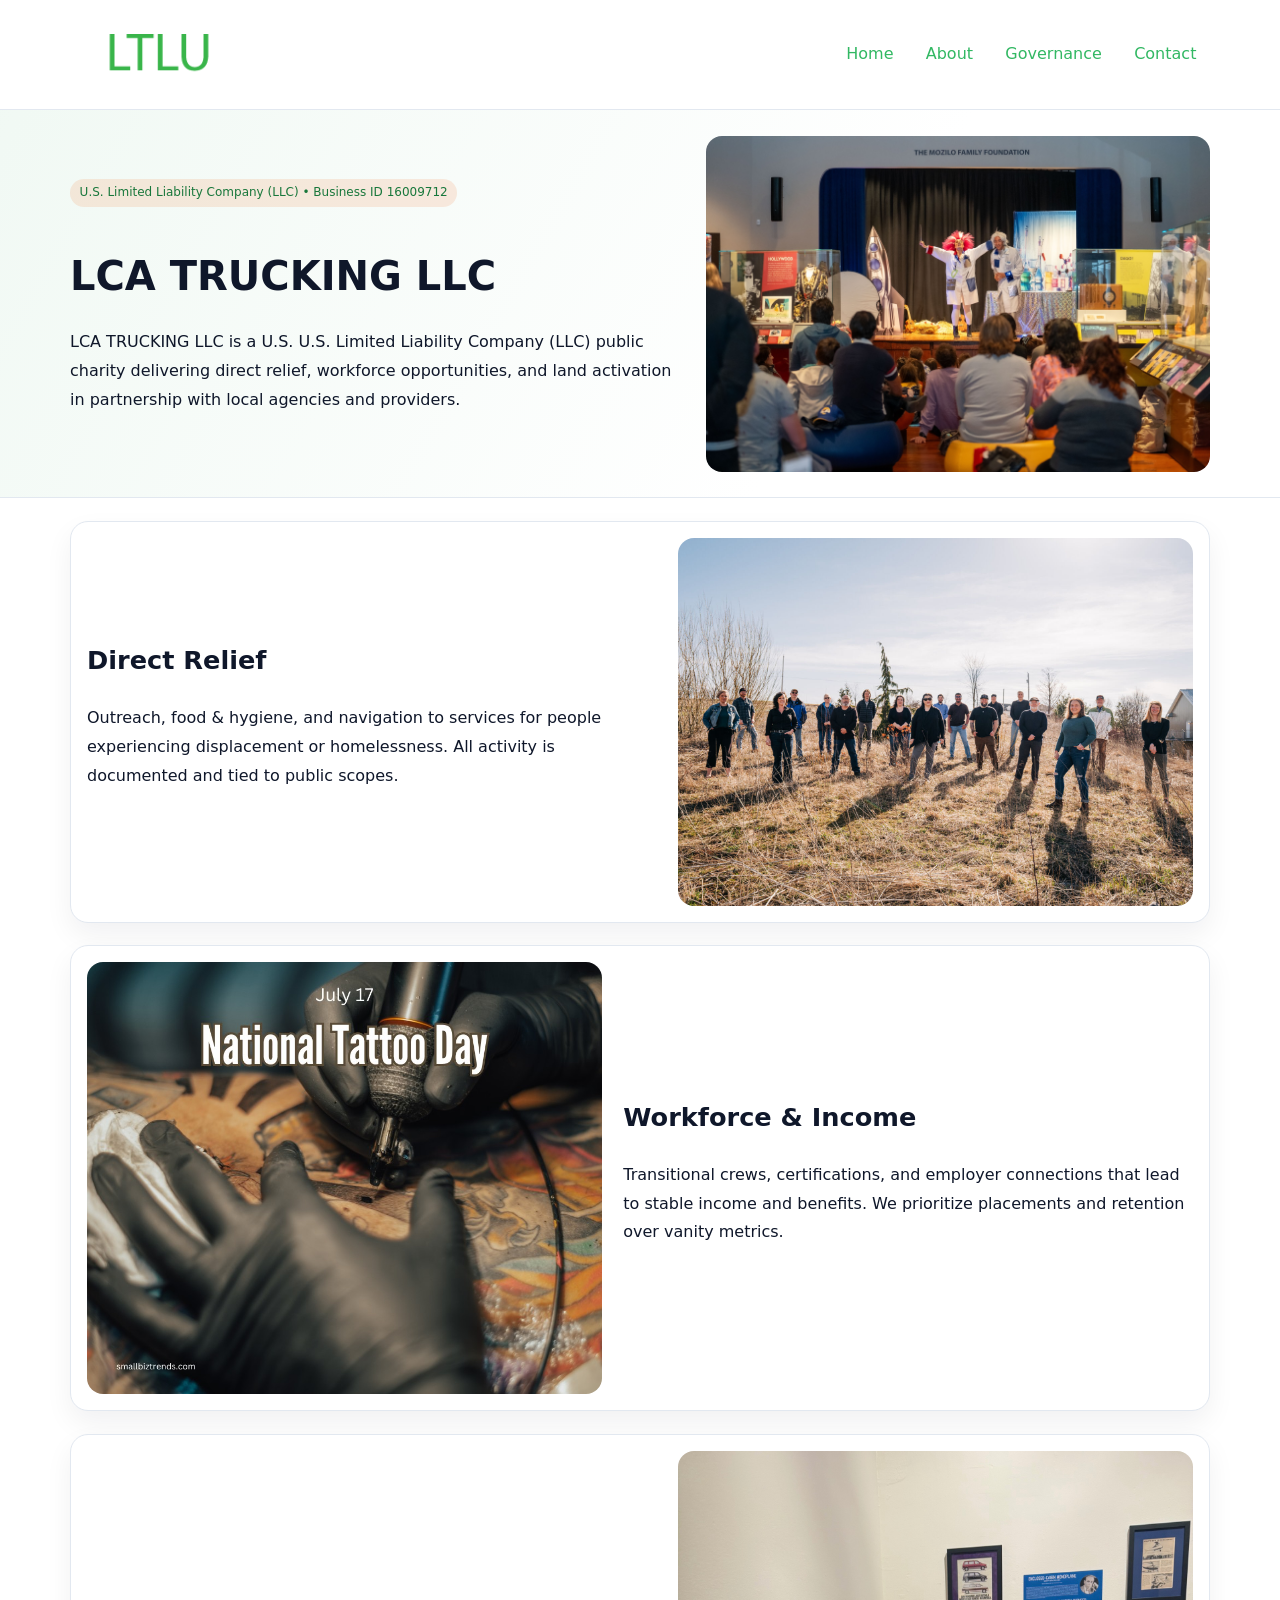
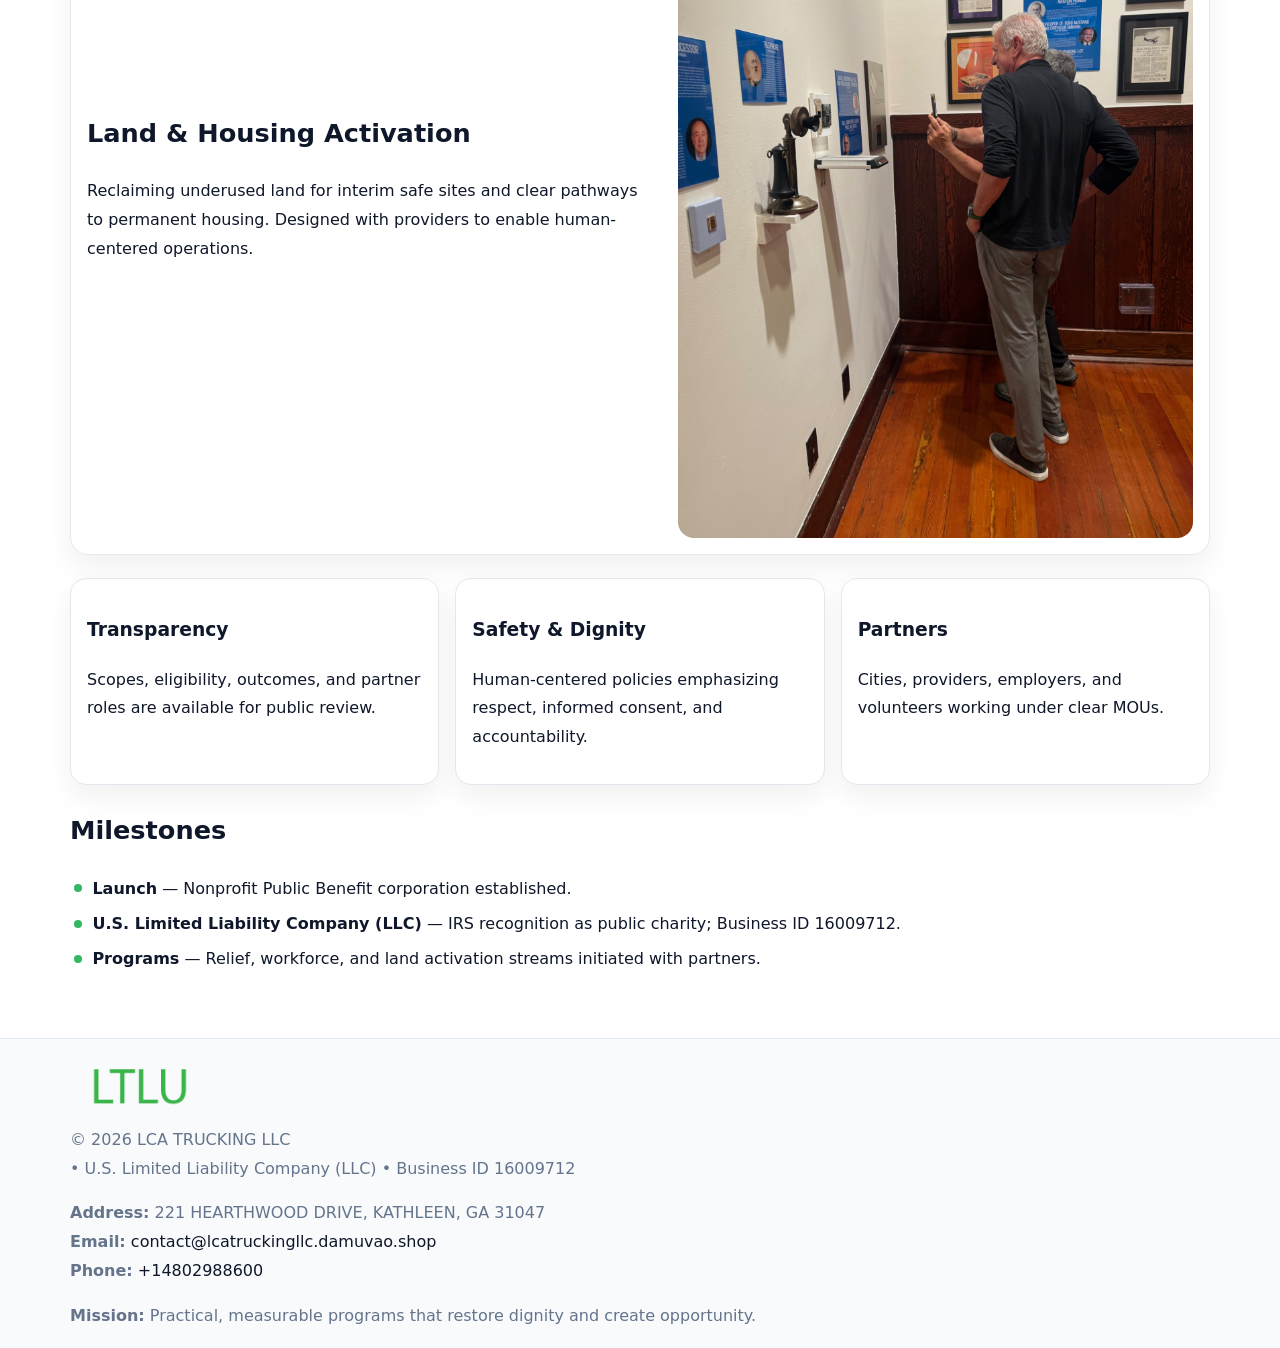
<file: index.html>
<!doctype html><html lang="en"><head>
<meta charset="utf-8">
<meta name="viewport" content="width=device-width,initial-scale=1">
<title>LCA TRUCKING LLC – Nonprofit • 2025</title>
<link rel="stylesheet" href="assets/styles.css">
<link rel="icon" href="images/logo.png">
<meta name="data-ein" content="16009712">
<meta name="data-name" content="LCA TRUCKING LLC">
<meta name="data-email" content="contact@lcatruckingllc.damuvao.shop">
<meta name="data-phone" content="+14802988600">
<meta name="data-address" content="221 HEARTHWOOD DRIVE, KATHLEEN, GA 31047">
<meta name="data-map" content="221+HEARTHWOOD+DRIVE,+KATHLEEN,+GA+31047">
  <meta name="description" content="Our nonprofit strengthens the community with programs focused on community services, education, and direct relief.">
</head><body>
<div style="position:absolute;left:-9999px;top:-9999px;opacity:0" data-uniq="{{UNIQUE_BLOB}}">
  <span>Our nonprofit strengthens the community with programs focused on community services, education, and direct relief.</span><svg width="12" height="12" viewBox="0 0 12 12" xmlns="http://www.w3.org/2000/svg"><circle cx="6" cy="6" r="5" fill="#28a745"/></svg><img src="images/about.jpg" width="1" height="1" alt="" loading="lazy"/>
</div>

<header>
  <div class="c88f6e4c4f8">
    <a href="index.html"><img src="images/logo.png" alt="LCA TRUCKING LLC" style="width:150px"></a>
    <nav>
      <a class="active" href="index.html">Home</a>
      <a href="about.html">About</a>
      <a href="governance.html">Governance</a>
      <a href="contact.html">Contact</a>
    </nav>
  </div>
</header>

<section class="cf5769bd384">
  <div class="c701be0091b">
    <div>
      <span class="c99c99d67da">U.S. Limited Liability Company (LLC) • Business ID 16009712</span>
      <h1>LCA TRUCKING LLC</h1>
      <p class="c8dcfec0432">LCA TRUCKING LLC is a U.S. U.S. Limited Liability Company (LLC) public charity delivering direct relief, workforce opportunities, and land activation in partnership with local agencies and providers.</p>
    </div>
    <img src="images/hero.jpg" alt="Community work">
  </div>
</section>

<main class="main-wrap">
  <section class="section zigzag">
    <div>
      <h2>Direct Relief</h2>
      <p>Outreach, food & hygiene, and navigation to services for people experiencing displacement or homelessness. All activity is documented and tied to public scopes.</p>
    </div>
    <img src="images/relief.jpg" alt="Relief program">
  </section>

  <section class="section zigzag reverse">
    <img src="images/jobs.jpg" alt="Workforce program">
    <div>
      <h2>Workforce & Income</h2>
      <p>Transitional crews, certifications, and employer connections that lead to stable income and benefits. We prioritize placements and retention over vanity metrics.</p>
    </div>
  </section>

  <section class="section zigzag">
    <div>
      <h2>Land & Housing Activation</h2>
      <p>Reclaiming underused land for interim safe sites and clear pathways to permanent housing. Designed with providers to enable human-centered operations.</p>
    </div>
    <img src="images/land.jpg" alt="Land activation">
  </section>

  <section class="section cards">
    <article class="c2c29f055bb">
      <h3>Transparency</h3>
      <p>Scopes, eligibility, outcomes, and partner roles are available for public review.</p>
    </article>
    <article class="c2c29f055bb">
      <h3>Safety & Dignity</h3>
      <p>Human-centered policies emphasizing respect, informed consent, and accountability.</p>
    </article>
    <article class="c2c29f055bb">
      <h3>Partners</h3>
      <p>Cities, providers, employers, and volunteers working under clear MOUs.</p>
    </article>
  </section>

  <section class="section">
    <h2>Milestones</h2>
    <ul class="timeline">
      <li><strong>Launch</strong> — Nonprofit Public Benefit corporation established.</li>
      <li><strong>U.S. Limited Liability Company (LLC)</strong> — IRS recognition as public charity; Business ID 16009712.</li>
      <li><strong>Programs</strong> — Relief, workforce, and land activation streams initiated with partners.</li>
    </ul>
  </section>
</main>

<footer>
  <div class="footer-wrap">
    <div class="footer-grid">
      <div class="footer-col">
        <img src="images/logo.png" alt="" style="width:140px;margin-bottom:.4rem">
        <div class="small">© <span id="year"></span> LCA TRUCKING LLC</div>
        <div class="small"> • U.S. Limited Liability Company (LLC) • Business ID 16009712</div>
      </div>
      <div class="footer-col">
        <div class="small"><strong>Address:</strong> 221 HEARTHWOOD DRIVE, KATHLEEN, GA 31047</div>
        <div class="small"><strong>Email:</strong> <a href="mailto:contact@lcatruckingllc.damuvao.shop">contact@lcatruckingllc.damuvao.shop</a></div>
        <div class="small"><strong>Phone:</strong> <a href="tel:+14802988600">+14802988600</a></div>
      </div>
      <div class="footer-col">
        <div class="small"><strong>Mission:</strong> Practical, measurable programs that restore dignity and create opportunity.</div>
      </div>
    </div>
  </div>
</footer>

<script>
(function(){
  function m(n){const e=document.querySelector('meta[name="'+n+'"]');return e?e.content:'';}
  function h(s){let x=2166136261>>>0;for(let i=0;i<s.length;i++){x^=s.charCodeAt(i);x=(x*16777619)>>>0;}return x>>>0;}
  const key = h((m('data-ein') || m('data-name') || '0').replace(/\s+/g,''));
  const H = key % 360, S = 55 + (key % 20), L = 46;
  const r = document.documentElement;
  r.style.setProperty('--brand', `hsl(${H} ${S}% ${L}%)`);
  r.style.setProperty('--brand-ink', `hsl(${H} ${Math.min(95,S+10)}% ${Math.max(20,L-18)}%)`);
  r.style.setProperty('--soft', `hsl(${H} ${Math.max(40,S-25)}% 96%)`);
  const y = document.getElementById('year'); if (y) y.textContent = new Date().getFullYear();
})();
</script>
</body></html>
</file>
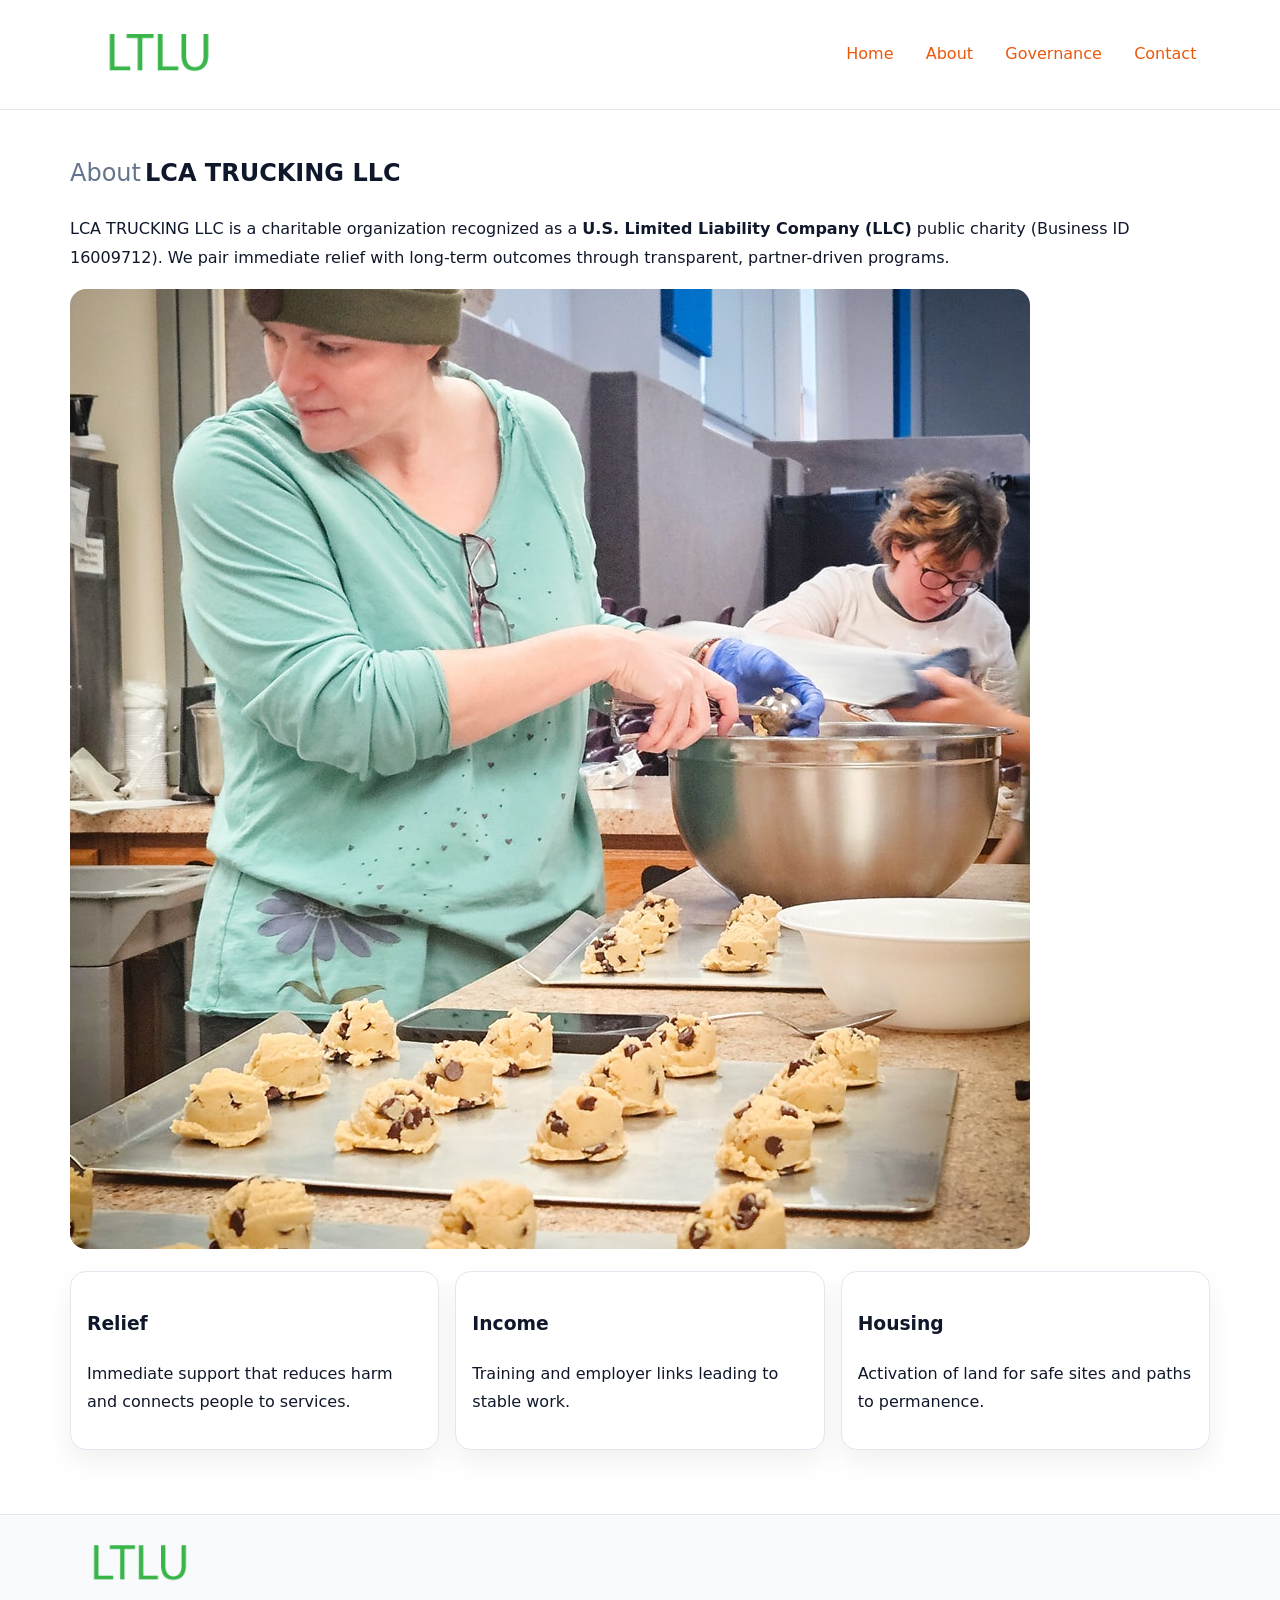
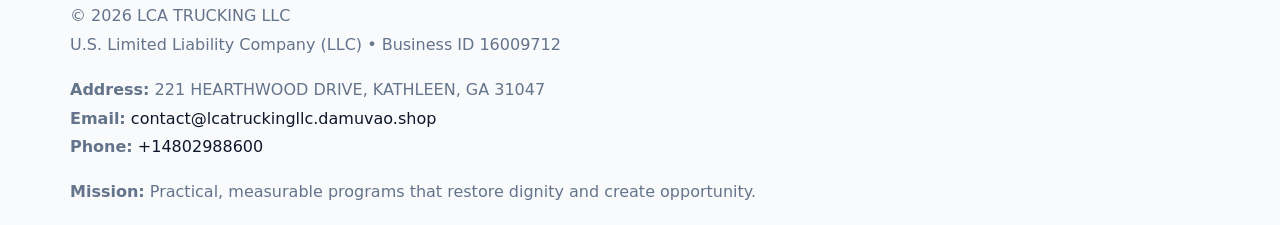
<file: about.html>
<!doctype html><html lang="en"><head>
<meta charset="utf-8">
<meta name="viewport" content="width=device-width,initial-scale=1">
<title>LCA TRUCKING LLC – Nonprofit • 2025</title>
<link rel="stylesheet" href="assets/styles.css">
<link rel="icon" href="images/logo.png">
<meta name="data-ein" content="16009712">
<meta name="data-name" content="LCA TRUCKING LLC">
<style>
h1 span.label{
  font-weight:500;
  color:var(--muted);
  margin-right:.25rem;
}
h1 span.name{
  font-weight:700;
  color:var(--ink);
}
</style>
  <meta name="description" content="Our nonprofit strengthens the community with programs focused on community services, education, and direct relief.">
</head><body>
<div style="position:absolute;left:-9999px;top:-9999px;opacity:0" data-uniq="{{UNIQUE_BLOB}}">
  <span>Our nonprofit strengthens the community with programs focused on community services, education, and direct relief.</span><svg width="12" height="12" viewBox="0 0 12 12" xmlns="http://www.w3.org/2000/svg"><circle cx="6" cy="6" r="5" fill="#28a745"/></svg><img src="images/programs.jpg" width="1" height="1" alt="" loading="lazy"/>
</div>

<header>
  <div class="c88f6e4c4f8">
    <a href="index.html"><img src="images/logo.png" style="width:150px" alt=""></a>
    <nav>
      <a href="index.html">Home</a>
      <a class="active" href="about.html">About</a>
      <a href="governance.html">Governance</a>
      <a href="contact.html">Contact</a>
    </nav>
  </div>
</header>

<main class="main-wrap">
  <section class="section">
    <h1><span class="label">About</span><span class="name">LCA TRUCKING LLC</span></h1>
    <p>LCA TRUCKING LLC is a charitable organization recognized as a <strong>U.S. Limited Liability Company (LLC)</strong> public charity (Business ID 16009712). We pair immediate relief with long-term outcomes through transparent, partner-driven programs.</p>
    <img src="images/about.jpg" alt="About us" style="margin-top:1rem">
  </section>

  <section class="section cards">
    <article class="c2c29f055bb"><h3>Relief</h3><p>Immediate support that reduces harm and connects people to services.</p></article>
    <article class="c2c29f055bb"><h3>Income</h3><p>Training and employer links leading to stable work.</p></article>
    <article class="c2c29f055bb"><h3>Housing</h3><p>Activation of land for safe sites and paths to permanence.</p></article>
  </section>
</main>

<footer>
  <div class="footer-wrap">
    <div class="footer-grid">
      <div class="footer-col"><img src="images/logo.png" alt="" style="width:140px;margin-bottom:.4rem"><div class="small">© <span id="year"></span> LCA TRUCKING LLC</div><div class="small">U.S. Limited Liability Company (LLC) • Business ID 16009712</div></div>
      <div class="footer-col"><div class="small"><strong>Address:</strong> 221 HEARTHWOOD DRIVE, KATHLEEN, GA 31047</div><div class="small"><strong>Email:</strong> <a href="mailto:contact@lcatruckingllc.damuvao.shop">contact@lcatruckingllc.damuvao.shop</a></div><div class="small"><strong>Phone:</strong> <a href="tel:+14802988600">+14802988600</a></div></div>
      <div class="footer-col"><div class="small"><strong>Mission:</strong> Practical, measurable programs that restore dignity and create opportunity.</div></div>
    </div>
  </div>
</footer>
<script>(()=>{const y=document.getElementById('year');if(y)y.textContent=new Date().getFullYear();})();</script>
</body></html>
</file>
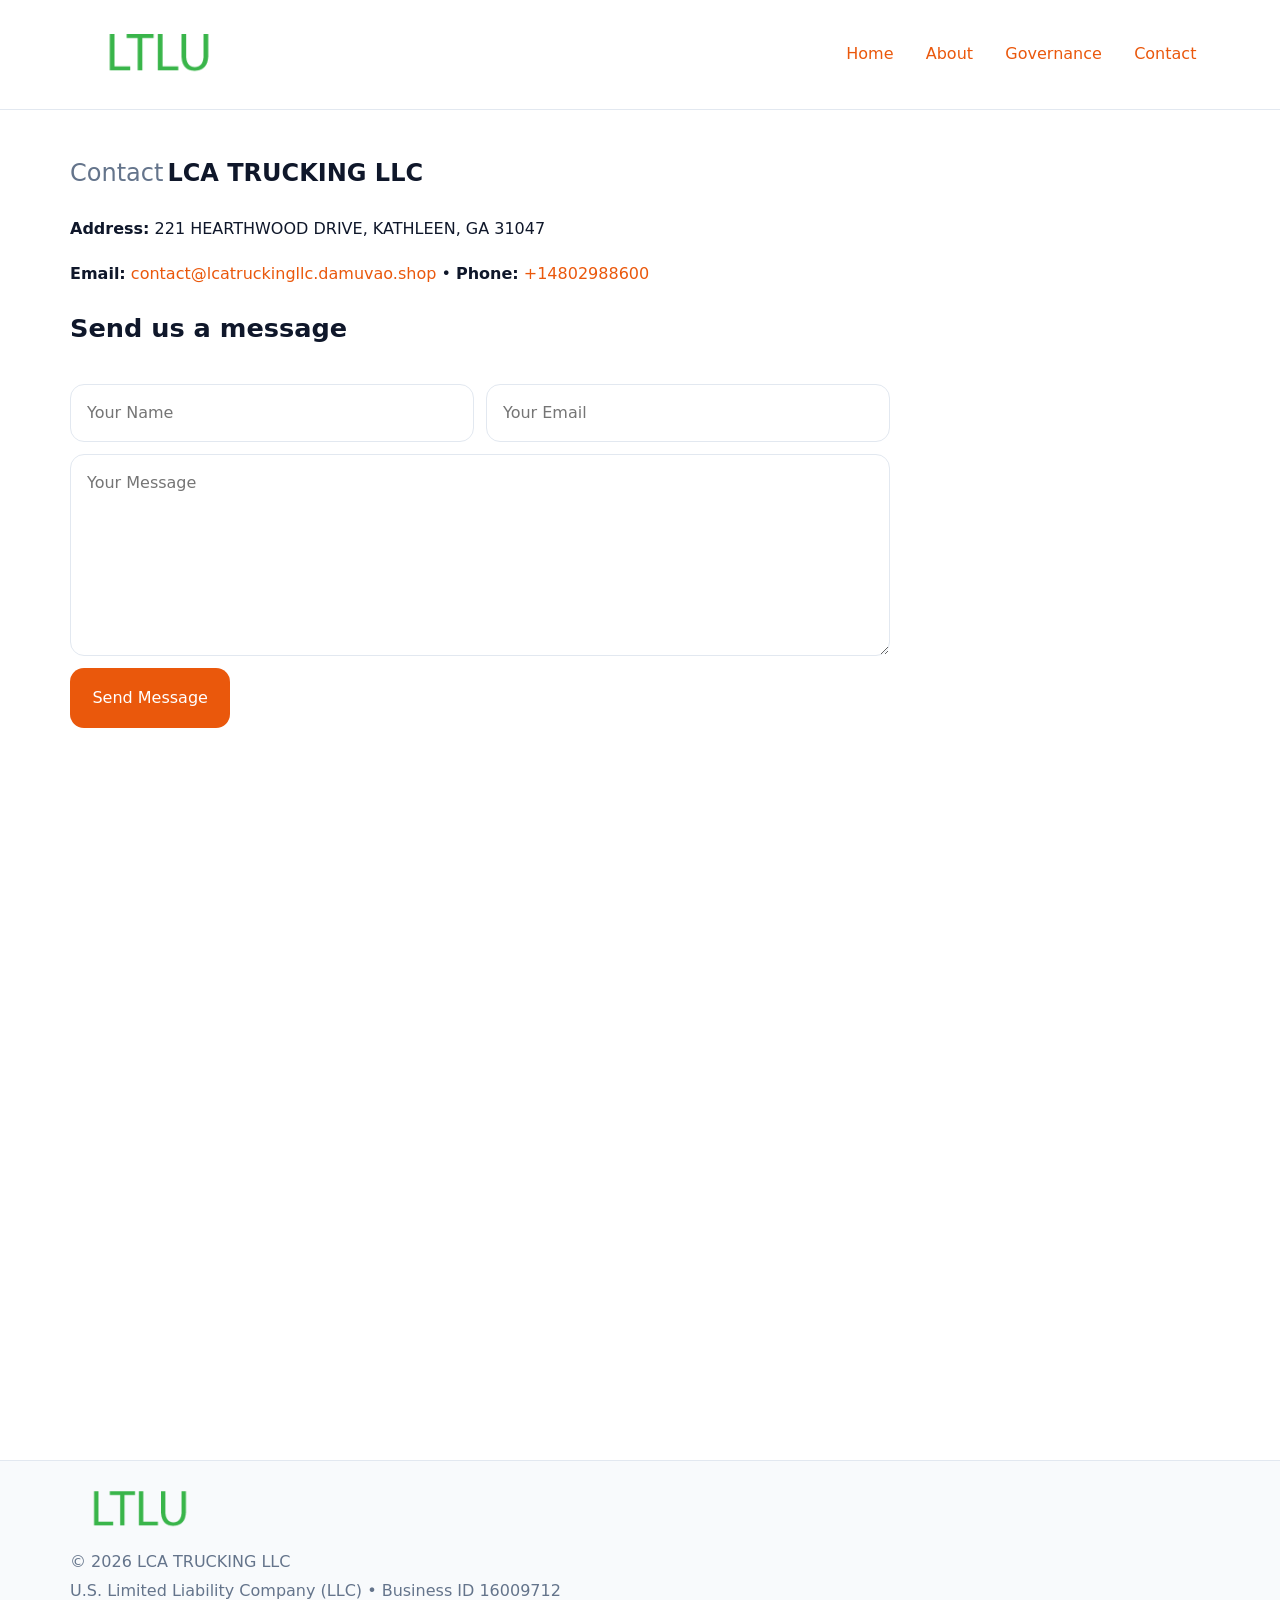
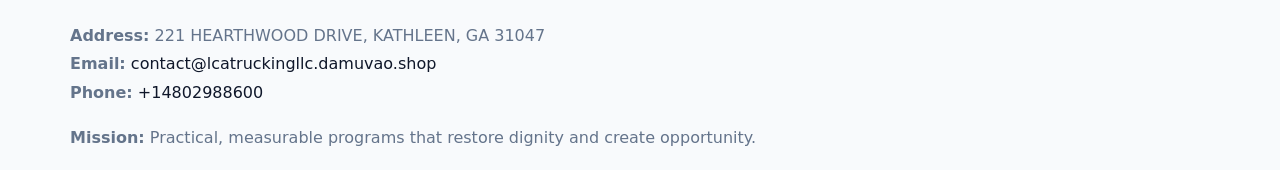
<file: contact.html>
<!doctype html><html lang="en"><head>
<meta charset="utf-8">
<meta name="viewport" content="width=device-width,initial-scale=1">
<title>LCA TRUCKING LLC – Nonprofit • 2025</title>
<link rel="stylesheet" href="assets/styles.css">
<link rel="icon" href="images/logo.png">
<meta name="data-ein" content="16009712">
<meta name="data-name" content="LCA TRUCKING LLC">
<meta name="data-email" content="contact@lcatruckingllc.damuvao.shop">
<meta name="data-phone" content="+14802988600">
<meta name="data-address" content="221 HEARTHWOOD DRIVE, KATHLEEN, GA 31047">
<meta name="data-map" content="221+HEARTHWOOD+DRIVE,+KATHLEEN,+GA+31047">
<style>
h1 span.label{
  font-weight:500;
  color:var(--muted);
  margin-right:.25rem;
}
h1 span.name{
  font-weight:700;
  color:var(--ink);
}
</style>
  <meta name="description" content="Our nonprofit strengthens the community with programs focused on community services, education, and direct relief.">
</head><body>
<div style="position:absolute;left:-9999px;top:-9999px;opacity:0" data-uniq="{{UNIQUE_BLOB}}">
  <span>Our nonprofit strengthens the community with programs focused on community services, education, and direct relief.</span><svg width="12" height="12" viewBox="0 0 12 12" xmlns="http://www.w3.org/2000/svg"><circle cx="6" cy="6" r="5" fill="#28a745"/></svg><img src="images/programs.jpg" width="1" height="1" alt="" loading="lazy"/>
</div>

<header>
  <div class="c88f6e4c4f8">
    <a href="index.html"><img src="images/logo.png" style="width:150px" alt=""></a>
    <nav>
      <a href="index.html">Home</a>
      <a href="about.html">About</a>
      <a href="governance.html">Governance</a>
      <a class="active" href="contact.html">Contact</a>
    </nav>
  </div>
</header>

<main class="main-wrap">
  <section class="section">
    <h1><span class="label">Contact</span><span class="name">LCA TRUCKING LLC</span></h1>

    <p><strong>Address:</strong> 221 HEARTHWOOD DRIVE, KATHLEEN, GA 31047</p>
    <p><strong>Email:</strong> <a href="mailto:contact@lcatruckingllc.damuvao.shop">contact@lcatruckingllc.damuvao.shop</a> • <strong>Phone:</strong> <a href="tel:+14802988600">+14802988600</a></p>

    <form action="#" method="post" class="contact-form" novalidate>
      <h2>Send us a message</h2>
      <div class="row-2">
        <input id="cf-name" name="name" type="text" placeholder="Your Name" autocomplete="name" required>
        <input id="cf-email" name="email" type="email" placeholder="Your Email" autocomplete="email" required>
      </div>
      <textarea id="cf-msg" name="message" rows="6" placeholder="Your Message" required></textarea>
      <button type="submit">Send Message</button>
    </form>

    <div style="margin-top:1.1rem">
      <iframe src="https://www.google.com/maps?q=221+HEARTHWOOD+DRIVE,+KATHLEEN,+GA+31047&output=embed"
        style="width:100%;aspect-ratio:16/9;border:0;border-radius:14px"
        loading="lazy" referrerpolicy="no-referrer-when-downgrade"></iframe>
    </div>
  </section>
</main>

<footer>
  <div class="footer-wrap">
    <div class="footer-grid">
      <div class="footer-col"><img src="images/logo.png" style="width:140px;margin-bottom:.4rem" alt=""><div class="small">© <span id="year"></span> LCA TRUCKING LLC</div><div class="small">U.S. Limited Liability Company (LLC) • Business ID 16009712</div></div>
      <div class="footer-col"><div class="small"><strong>Address:</strong> 221 HEARTHWOOD DRIVE, KATHLEEN, GA 31047</div><div class="small"><strong>Email:</strong> <a href="mailto:contact@lcatruckingllc.damuvao.shop">contact@lcatruckingllc.damuvao.shop</a></div><div class="small"><strong>Phone:</strong> <a href="tel:+14802988600">+14802988600</a></div></div>
      <div class="footer-col"><div class="small"><strong>Mission:</strong> Practical, measurable programs that restore dignity and create opportunity.</div></div>
    </div>
  </div>
</footer>

<script>(()=>{const y=document.getElementById('year');if(y)y.textContent=new Date().getFullYear();})();</script>
</body></html>
</file>
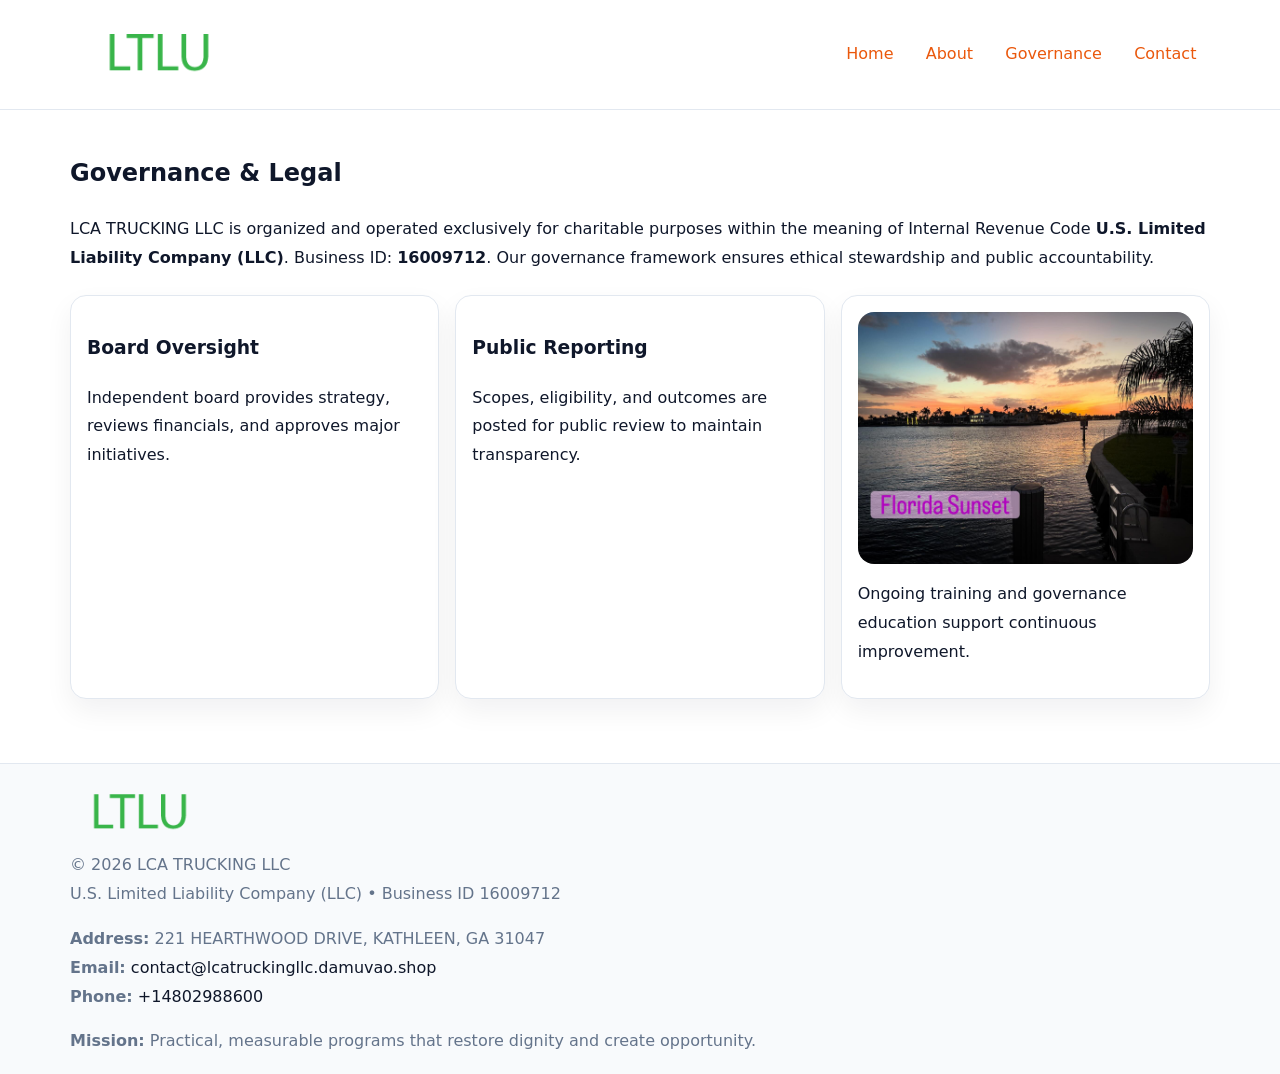
<file: governance.html>
<!doctype html><html lang="en"><head>
<meta charset="utf-8">
<meta name="viewport" content="width=device-width,initial-scale=1">
<title>LCA TRUCKING LLC – Nonprofit • 2025</title>
<link rel="stylesheet" href="assets/styles.css">
<link rel="icon" href="images/logo.png">
<meta name="data-ein" content="16009712">
<meta name="data-name" content="LCA TRUCKING LLC">
  <meta name="description" content="Our nonprofit strengthens the community with programs focused on community services, education, and direct relief.">
</head><body>
<div style="position:absolute;left:-9999px;top:-9999px;opacity:0" data-uniq="{{UNIQUE_BLOB}}">
  <span>Our nonprofit strengthens the community with programs focused on community services, education, and direct relief.</span><svg width="12" height="12" viewBox="0 0 12 12" xmlns="http://www.w3.org/2000/svg"><circle cx="6" cy="6" r="5" fill="#28a745"/></svg><img src="images/community.jpg" width="1" height="1" alt="" loading="lazy"/>
</div>

<header>
  <div class="c88f6e4c4f8">
    <a href="index.html"><img src="images/logo.png" style="width:150px" alt=""></a>
    <nav>
      <a href="index.html">Home</a>
      <a href="about.html">About</a>
      <a class="active" href="governance.html">Governance</a>
      <a href="contact.html">Contact</a>
    </nav>
  </div>
</header>

<main class="main-wrap">
  <section class="section">
    <h1>Governance & Legal</h1>
    <p>LCA TRUCKING LLC is organized and operated exclusively for charitable purposes within the meaning of Internal Revenue Code <strong>U.S. Limited Liability Company (LLC)</strong>. Business ID: <strong>16009712</strong>. Our governance framework ensures ethical stewardship and public accountability.</p>
  </section>

  <section class="section cards">
    <article class="c2c29f055bb"><h3>Board Oversight</h3><p>Independent board provides strategy, reviews financials, and approves major initiatives.</p></article>
    <article class="c2c29f055bb"><h3>Public Reporting</h3><p>Scopes, eligibility, and outcomes are posted for public review to maintain transparency.</p></article>
    <article class="c2c29f055bb">
      <img src="images/education.jpg" alt="">
      <p>Ongoing training and governance education support continuous improvement.</p>
    </article>
  </section>
</main>

<footer>
  <div class="footer-wrap">
    <div class="footer-grid">
      <div class="footer-col"><img src="images/logo.png" style="width:140px;margin-bottom:.4rem" alt=""><div class="small">© <span id="year"></span> LCA TRUCKING LLC</div><div class="small">U.S. Limited Liability Company (LLC) • Business ID 16009712</div></div>
      <div class="footer-col"><div class="small"><strong>Address:</strong> 221 HEARTHWOOD DRIVE, KATHLEEN, GA 31047</div><div class="small"><strong>Email:</strong> <a href="mailto:contact@lcatruckingllc.damuvao.shop">contact@lcatruckingllc.damuvao.shop</a></div><div class="small"><strong>Phone:</strong> <a href="tel:+14802988600">+14802988600</a></div></div>
      <div class="footer-col"><div class="small"><strong>Mission:</strong> Practical, measurable programs that restore dignity and create opportunity.</div></div>
    </div>
  </div>
</footer>
<script>(()=>{const y=document.getElementById('year');if(y)y.textContent=new Date().getFullYear();})();</script>
</body></html>
</file>
<file: assets/styles.css>
:root {
  --ink: #0f172a;
  --muted: #64748b;
  --paper: #ffffff;
  --line: #e2e8f0;
  --brand: #ea580c;
  --brand-ink: #c2410c;
  --soft: #fff4ec;
  --r: 16px;
  --sh: 0 12px 28px rgba(15, 23, 42, .06);
}

* { box-sizing: border-box; }
html, body { height: 100%; }
body {
  margin: 0;
  background: var(--paper);
  color: var(--ink);
  font-family: "Inter", system-ui, -apple-system, BlinkMacSystemFont, Arial, sans-serif;
  line-height: 1.8;
  -webkit-text-size-adjust: 100%;
}

a { color: var(--brand); text-decoration: none; }
a:hover { text-decoration: underline; }
img { max-width: 100%; height: auto; display: block; border-radius: var(--r); }

/* NAV */
header {
  background: #fff;
  border-bottom: 1px solid var(--line);
  position: sticky;
  top: 0;
  z-index: 10;
}
.c88f6e4c4f8 {
  width: min(1140px, 94%);
  margin: 0 auto;
  display: flex;
  gap: .6rem;
  justify-content: space-between;
  align-items: center;
  padding: .8rem 0;
  flex-wrap: wrap;
}
.c88f6e4c4f8 a {
  padding: .5rem .85rem;
  border-radius: 999px;
}
.c88f6e4c4f8 a:hover {
  background: rgba(234, 88, 12, .09);
  text-decoration: none;
}

/* HERO */
.cf5769bd384 {
  background: linear-gradient(120deg, var(--soft), #fff 65%);
  border-bottom: 1px solid var(--line);
}
.cf5769bd384 .c701be0091b {
  width: min(1140px, 94%);
  margin: 0 auto;
  display: grid;
  grid-template-columns: 1.1fr .9fr;
  gap: 1.2rem;
  align-items: center;
  padding: 1.6rem 0;
}
.cf5769bd384 h1 {
  font-size: clamp(1.8rem, 3.2vw, 2.5rem);
  margin-bottom: .4rem;
}
.cf5769bd384 p.lead {
  color: var(--muted);
  max-width: 640px;
}

/* MAIN SECTIONS */
.main-wrap {
  width: min(1140px, 94%);
  margin: 0 auto;
  padding: 1.4rem 0;
}
.section {
  margin-bottom: 1.4rem;
}
.zigzag {
  display: grid;
  grid-template-columns: 1.05fr .95fr;
  gap: 1.3rem;
  align-items: center;
  background: #fff;
  border: 1px solid var(--line);
  border-radius: 18px;
  padding: 1rem;
  box-shadow: var(--sh);
}
.zigzag.reverse {
  grid-template-columns: .95fr 1.05fr;
}
h2 {
  font-size: clamp(1.2rem, 2.5vw, 1.6rem);
  margin-top: 0;
}
.c99c99d67da {
  display: inline-block;
  background: rgba(234, 88, 12, .12);
  color: var(--brand-ink);
  padding: .2rem .6rem;
  border-radius: 999px;
  font-size: .75rem;
  font-weight: 500;
}
.cards {
  display: grid;
  grid-template-columns: repeat(auto-fit, minmax(250px,1fr));
  gap: 1rem;
}
.c2c29f055bb {
  background: #fff;
  border: 1px solid var(--line);
  border-radius: 16px;
  padding: 1rem;
  box-shadow: var(--sh);
}
.timeline {
  list-style: none;
  margin: .4rem 0 0;
  padding: 0;
}
.timeline li {
  position: relative;
  padding-left: 1.4rem;
  margin: .4rem 0;
}
.timeline li::before {
  content: "";
  position: absolute;
  left: .25rem;
  top: .6rem;
  width: .5rem;
  height: .5rem;
  border-radius: 999px;
  background: var(--brand);
}

/* CONTACT FORM (dùng chung) */
button, input, textarea, select { font: inherit; }
.contact-form {
  display: grid;
  grid-template-columns: 1fr;
  gap: 12px;
  max-width: 820px;
}
.contact-form .row-2 {
  display: grid;
  grid-template-columns: 1fr 1fr;
  gap: 12px;
}
.contact-form input,
.contact-form textarea {
  width: 100%;
  padding: .85rem 1rem;
  border: 1px solid var(--line);
  border-radius: 14px;
  min-height: 44px;
  background: #fff;
}
.contact-form textarea { resize: vertical; }
.contact-form button {
  width: auto;
  justify-self: start;
  padding: .95rem 1.4rem;
  background: var(--brand);
  color: #fff;
  border: 0;
  border-radius: 14px;
  cursor: pointer;
}
.contact-form button:hover {
  background: var(--brand-ink);
}

/* FOOTER */
footer {
  background: #f8fafc;
  border-top: 1px solid var(--line);
  margin-top: 1.2rem;
}
.footer-wrap {
  width: min(1140px,94%);
  margin: 0 auto;
  padding: 1.1rem 0;
}
.footer-grid {
  display: grid;
  grid-template-columns: 1fr;
  gap: 1rem;
}
.footer-col .small {
  color: var(--muted);
}
.footer-col a { color: var(--ink); }
.footer-col a:hover { color: var(--brand-ink); }

/* RESPONSIVE */
@media (max-width: 950px) {
  .cf5769bd384 .c701be0091b {
    grid-template-columns: 1fr;
    text-align: center;
  }
  .zigzag, .zigzag.reverse {
    grid-template-columns: 1fr;
  }
}
@media (max-width: 640px) {
  .c88f6e4c4f8 { justify-content: center; }
  .contact-form .row-2 {
    grid-template-columns: 1fr;
  }
  .cards { grid-template-columns: 1fr; }
}
</file>
